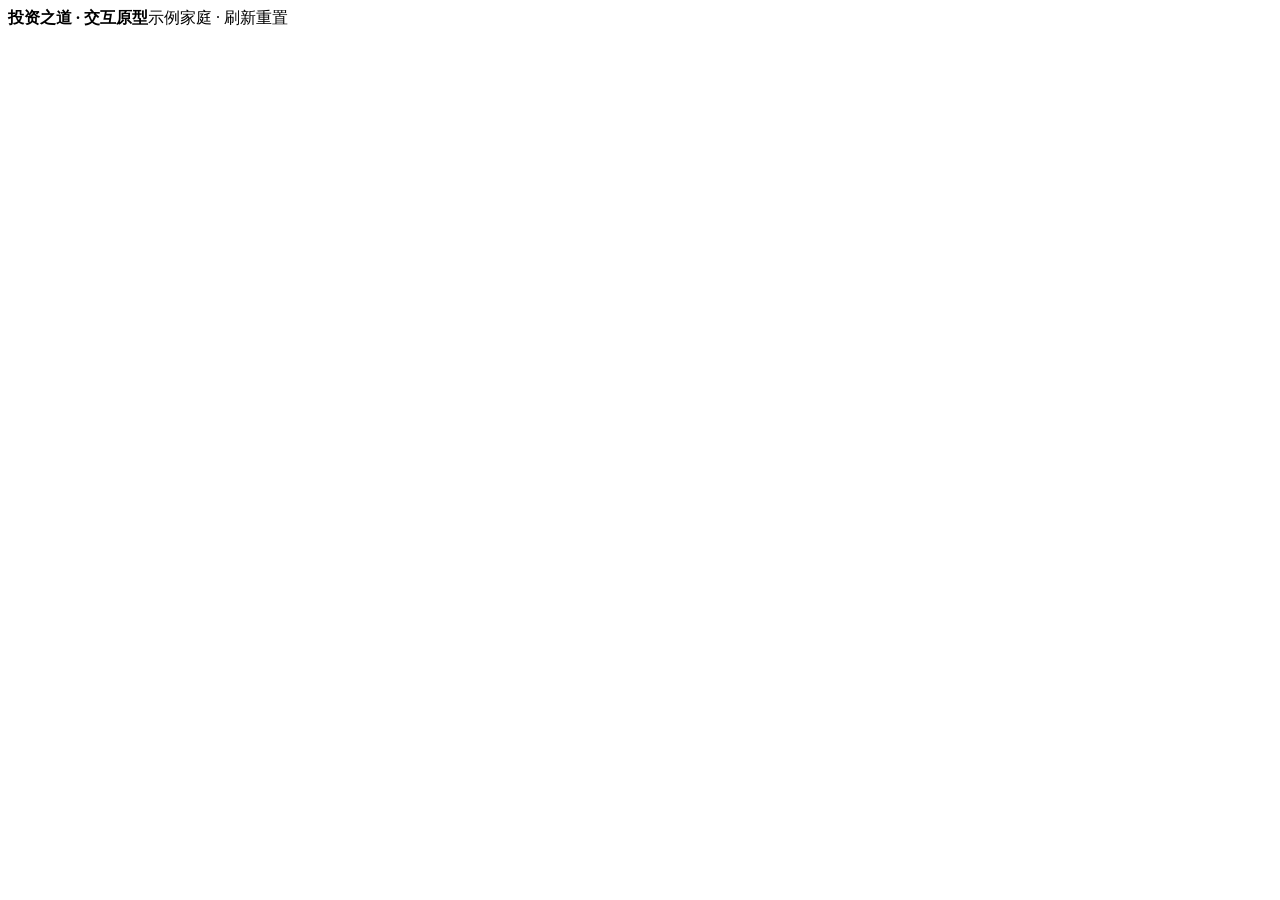
<file: reference/prototype-source/index.html>
<!doctype html>
<html lang="zh-CN">
<head>
  <meta charset="UTF-8">
  <meta name="viewport" content="width=device-width, initial-scale=1">
  <meta name="theme-color" content="#f7f6ee">
  <link rel="icon" href="data:image/svg+xml,%3Csvg xmlns='http://www.w3.org/2000/svg' viewBox='0 0 40 40'%3E%3Ccircle cx='20' cy='20' r='19' fill='%23eed386'/%3E%3Cpath d='M11 28Q8 10 29 10Q31 29 14 28M11 32L25 16' stroke='%23788852' fill='none' stroke-width='2.5'/%3E%3C/svg%3E">
  <title>钱钱小镇 · 投资之道产品原型</title>
  <!-- Three distinct home layouts selected by ?variant=A/B/C; shared family flow with memory-only demo data. -->
  <!-- PROTOTYPE_STYLE -->
</head>
<body>
  <div class="prototype-header"><span class="proto-dot"></span><b>投资之道 · 交互原型</b><span>示例家庭 · 刷新重置</span></div>
  <div id="app"></div>
  <dialog id="modal" aria-labelledby="modal-title"></dialog>
  <div id="toast" class="toast" role="status" aria-live="polite"></div>
  <div id="prototype-controls"></div>
  <aside id="landscape-notice" class="landscape-notice" role="status" hidden>
    <div>
      <svg width="128" height="104" viewBox="0 0 128 104" aria-hidden="true"><rect x="20" y="30" width="88" height="52" rx="11" fill="#fffbed" stroke="#91a675" stroke-width="4"/><rect x="31" y="39" width="66" height="34" rx="5" fill="#e0eacb"/><path d="M43 60L61 45 84 60 65 70Z" fill="#b6c99a"/><path d="M43 19Q67 3 92 19M88 10L94 20 82 23" fill="none" stroke="#bda163" stroke-width="4" stroke-linecap="round" stroke-linejoin="round"/></svg>
      <h2>把屏幕横过来，小镇更开阔</h2>
      <p>请将手机或 iPad 横放，继续探索钱钱小镇。</p>
      <small>你的位置、正在填写的内容和零钱都会保留。</small>
    </div>
  </aside>
  <!-- PROTOTYPE_SCRIPTS -->
</body>
</html>
</file>
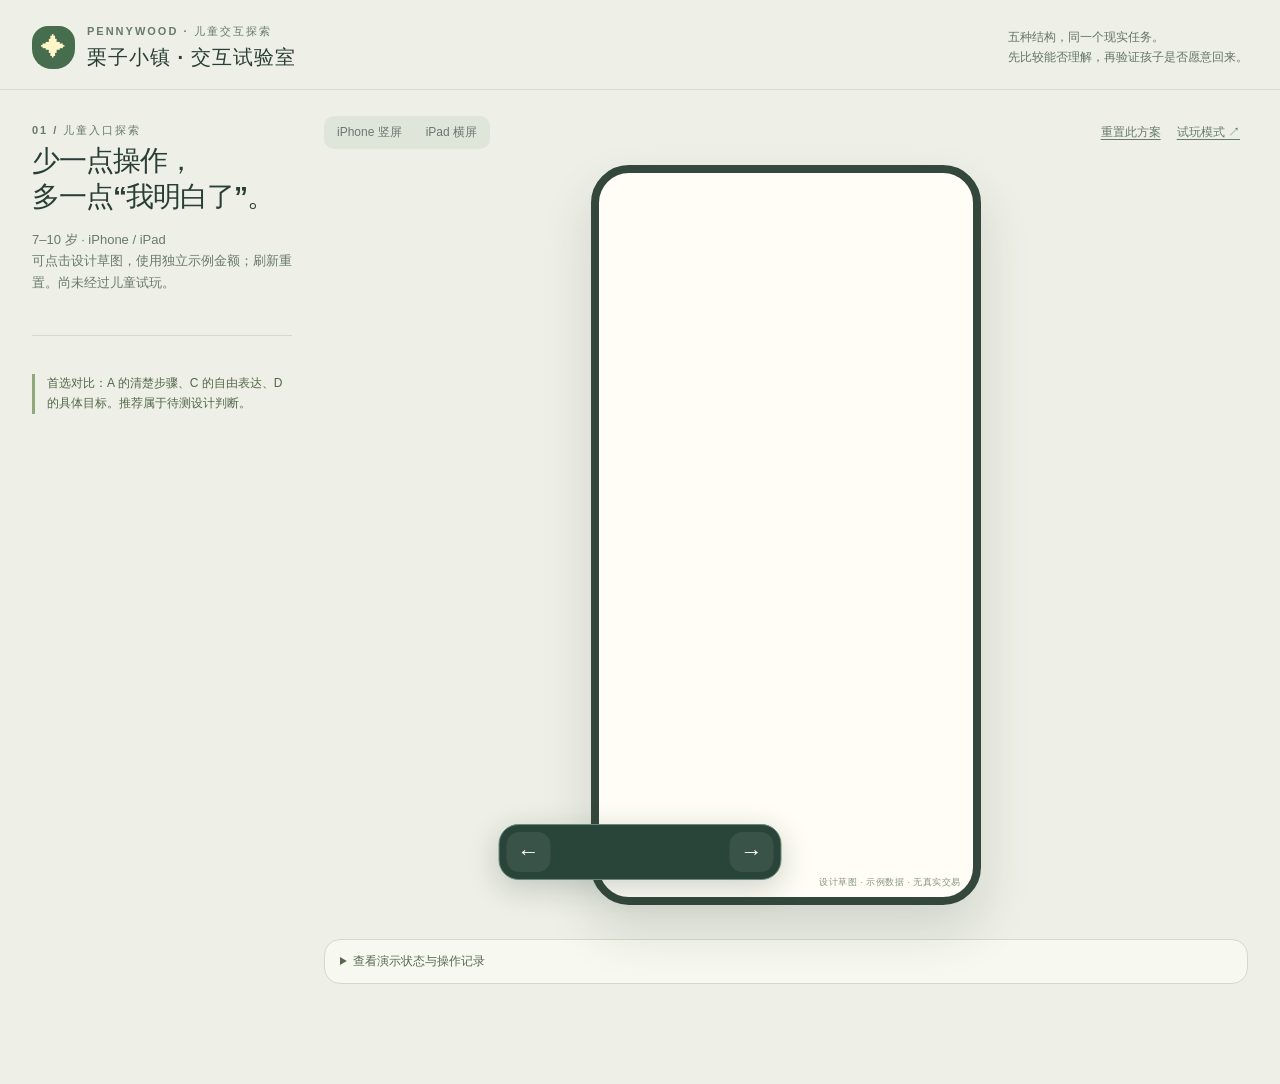
<file: prototype/interaction-lab/index.template.html>
<!doctype html>
<html lang="zh-CN">
<head>
<meta charset="utf-8"><meta name="viewport" content="width=device-width,initial-scale=1,viewport-fit=cover">
<title>栗子小镇 · 五种儿童交互探索</title>
<style>
:root{--ink:#293e36;--muted:#687970;--paper:#fffdf5;--green:#37694f;--line:#dfe4d8;--orange:#efb679;--shadow:0 16px 45px #263c2b12;font-family:-apple-system,BlinkMacSystemFont,"PingFang SC","Microsoft YaHei",sans-serif;color:var(--ink);font-synthesis:none}*{box-sizing:border-box}body{margin:0;background:#eeefe6}button,a,input{font:inherit}button{cursor:pointer;color:inherit}button:focus-visible,a:focus-visible,input:focus-visible{outline:3px solid #166fab;outline-offset:4px}button{border:0}button:disabled{cursor:default;opacity:.5}a{color:var(--green)}h1,h2,h3,p{margin:0}p{line-height:1.65}img{max-width:100%}.lab-header{padding:24px 32px 18px;display:flex;align-items:center;justify-content:space-between;border-bottom:1px solid #d7ddcf;gap:20px}.wordmark{display:flex;align-items:center;gap:12px}.brand-seed{display:grid;place-items:center;width:43px;height:43px;border-radius:16px 16px 20px 20px;background:#476d4f;color:#fff5c9;font-size:25px}.wordmark b{font-size:20px;letter-spacing:1px}.eyebrow{font-size:11px;letter-spacing:2px;font-weight:700;color:var(--muted);margin-bottom:5px}.header-note{font-size:12px;color:#637466}.lab-grid{display:grid;grid-template-columns:260px minmax(0,1fr);gap:32px;max-width:1460px;margin:auto;padding:25px 32px 100px}.research{padding-top:8px}.research h1{font-size:28px;line-height:1.3;letter-spacing:-1px}.intro{font-size:13px;color:var(--muted);margin:13px 0 20px}.variant-list{display:grid;gap:7px}.variant-option{background:transparent;display:flex;text-align:left;gap:13px;padding:12px;border:1px solid transparent;border-radius:15px;width:100%;align-items:center}.variant-option.active{background:var(--paper);border-color:#cfdbc7;box-shadow:0 5px 14px #293e3607}.variant-letter{width:31px;height:34px;display:grid;place-items:center;border-radius:10px;background:#dfe5d7;font-weight:750}.active .variant-letter{background:#39664e;color:white}.variant-option b{font-size:14px}.variant-option small{display:block;color:var(--muted);font-size:11px;margin-top:4px}.rationale{margin-top:22px;border-top:1px solid #d4dccb;padding-top:18px}.rationale h2{font-size:14px;margin:0 0 8px}.rationale p{font-size:12px;color:var(--muted)}.rationale a{font-size:12px;line-height:1.8}.recommendation{font-size:12px;margin-top:20px;border-left:3px solid #90a87c;padding:0 0 0 12px;color:#526848}.workspace{min-width:0}.tools{height:34px;display:flex;justify-content:space-between;gap:10px;align-items:center;margin-bottom:16px;font-size:12px;color:var(--muted)}.segmented{display:flex;gap:4px;padding:3px;background:#e0e5d9;border-radius:10px}.segmented button{padding:5px 10px;border-radius:7px;background:none;font-size:12px}.segmented .on{background:var(--paper);box-shadow:0 2px 5px #344b3412}.text-btn{background:transparent;font-size:12px;padding:8px;text-decoration:underline;text-underline-offset:3px}.stage{min-height:760px;display:flex;justify-content:center;align-items:flex-start}.device{position:relative;isolation:isolate;width:390px;height:740px;border:8px solid #34473c;border-radius:38px;background:var(--paper);box-shadow:0 26px 50px #314b3426;overflow:hidden;flex-shrink:0}.device.tablet{width:100%;max-width:930px;height:660px;border-radius:30px}.screen{height:100%;position:relative;overflow:auto;scrollbar-width:thin}.statusbar{display:flex;justify-content:space-between;font-size:10px;font-weight:700;padding:13px 22px 4px;position:relative;z-index:2}.child-top{display:flex;align-items:center;justify-content:space-between;gap:10px;padding:16px 22px 12px}.child-name{display:flex;gap:8px;align-items:center;font-size:14px;font-weight:700}.avatar{width:31px;height:31px;border-radius:50%;background:#f3d7ad;object-fit:contain}.wallet-pill{background:#fffdf4d9;padding:9px 12px;border:1px solid #dbcda8;border-radius:20px;font-size:13px;font-weight:750}.primary{width:100%;min-height:54px;padding:13px 18px;border-radius:18px;background:var(--green);color:white;font-size:17px;font-weight:700;box-shadow:0 5px 0 #294e3b;transition:transform .15s}.primary:active{transform:translateY(3px);box-shadow:0 2px 0 #294e3b}.secondary{min-height:48px;border-radius:15px;padding:12px 17px;background:#edf0e4;border:1px solid #d4dfc9;font-size:15px;font-weight:600}.micro{font-size:12px;color:var(--muted);line-height:1.7}.tag{display:inline-block;padding:6px 10px;background:#f7e7b8;border-radius:9px;font-size:12px;font-weight:600}.state-note{font-size:13px;line-height:1.6;color:#547052;margin-top:13px}.footer-nav{display:flex;gap:10px;justify-content:center;padding:18px;font-size:12px}.footer-nav button{background:transparent;padding:10px;color:#65775c;min-height:44px}.small-icon{width:22px;height:22px;vertical-align:middle}.inspector{border:1px solid #d2dbca;border-radius:16px;max-width:930px;margin:14px auto 0;background:#f7f8ef;font-size:12px}.inspector summary{cursor:pointer;padding:13px 15px;color:#56694f}.state-data{padding:0 15px 15px;line-height:1.9;display:grid;grid-template-columns:repeat(2,minmax(0,1fr));gap:8px}.state-data strong{font-weight:650}.state-data ol{margin:0;padding-left:18px;grid-column:1/-1;color:#63735b}.switcher{position:fixed;bottom:20px;left:50%;transform:translateX(-50%);z-index:50;display:flex;align-items:center;gap:12px;background:#294438;color:#fffdf2;padding:7px;border:1px solid #6d8978;border-radius:20px;box-shadow:0 8px 30px #21392c38}.switcher button{background:#ffffff14;color:inherit;width:44px;height:40px;border-radius:13px;font-size:22px}.switcher span{min-width:155px;font-size:13px;text-align:center}.prototype-label{position:absolute;right:12px;bottom:8px;z-index:10;font-size:9px;letter-spacing:.5px;color:#53674d;pointer-events:none;opacity:.7}.today{background:#fffaf0;min-height:100%}.today-body{padding:3px 24px 0}.today .hello{font-size:13px;color:#7c8c6c;display:flex;align-items:center;gap:8px}.today h2{font-size:28px;line-height:1.4;margin-top:7px;letter-spacing:-.8px}.today-illustration{height:192px;position:relative;display:flex;align-items:flex-end;justify-content:center;margin:14px 0 16px;border-radius:90px 90px 30px 30px;background:#e9efdc}.today-illustration .book{width:130px;transform:rotate(-7deg);margin-bottom:20px}.today-illustration .squirrel{width:131px;margin-left:-20px;margin-bottom:2px}.sun-dot{position:absolute;right:32px;top:21px;width:30px;height:30px;background:#f1ce74;border-radius:50%}.task-card{background:#fffdf7;padding:19px;border:1px solid #e2decb;border-radius:23px;box-shadow:0 6px 0 #eee9d8}.task-card h3{font-size:19px;margin:11px 0 8px}.task-card p{font-size:14px;color:#65745d;margin-bottom:18px}.today-bottom{display:flex;justify-content:space-between;align-items:center;margin-top:23px;padding:16px 0;border-top:1px dashed #c8d2b7;gap:12px}.today-bottom strong{font-size:22px}.today-bottom .secondary{font-size:12px;min-height:44px;padding:8px}.money{min-height:100%;background:#efedf9}.money .child-top{padding-bottom:0}.money-head{padding:18px 23px 0}.money h2{font-size:30px;letter-spacing:-1px}.money-head p{font-size:13px;color:#827e9a;margin-top:6px}.money-table{position:relative;padding:24px 22px 26px;min-height:330px;margin:18px 14px 0;border-radius:46% 46% 25px 25px;background:#e0dced;box-shadow:inset 0 -6px #cbc6df}.balance-display{text-align:center;margin-top:2px}.balance-display small{font-size:13px;color:#706985}.balance-display strong{font-size:48px;display:block;letter-spacing:-2px;color:#4f496a}.purses{display:flex;justify-content:center;gap:15px;margin-top:18px;align-items:flex-end}.purse{border:2px solid #c99a4c;border-radius:24px 24px 31px 31px;background:#f4d393;width:143px;height:118px;display:flex;flex-direction:column;justify-content:center;align-items:center;box-shadow:0 6px 0 #c8b58b;transform:rotate(-4deg)}.purse.saving{background:#d2ddd0;border-color:#829b88;box-shadow:0 6px 0 #a8b4a5;transform:rotate(5deg);height:138px}.purse b{font-size:24px}.purse span{font-size:13px;margin-top:8px}.coins-row{display:flex;justify-content:center;gap:6px;margin-top:19px}.coin{width:28px;height:28px;border-radius:50%;background:#f4cf6a;border:2px solid #d6a744;box-shadow:0 3px #c8b580;color:#987136;display:grid;place-items:center;font-size:12px}.receipt{position:relative;margin:25px 24px 0;padding:19px 18px 24px;background:#fffdf5;clip-path:polygon(0 0,100% 0,100% 97%,96% 100%,92% 97%,88% 100%,84% 97%,80% 100%,76% 97%,72% 100%,68% 97%,64% 100%,60% 97%,56% 100%,52% 97%,48% 100%,44% 97%,40% 100%,36% 97%,32% 100%,28% 97%,24% 100%,20% 97%,16% 100%,12% 97%,8% 100%,4% 97%,0 100%)}.receipt-top{display:flex;justify-content:space-between;font-size:12px;color:#8a816e;border-bottom:1px dashed #d8d0c0;padding-bottom:12px;margin-bottom:12px}.receipt h3{font-size:18px;margin-bottom:10px}.receipt .primary{background:#71638e;box-shadow:0 5px #574e6d;font-size:15px;min-height:48px}.money-ctas{display:flex;justify-content:center;gap:8px;margin-top:15px}.money-ctas .secondary{font-size:13px;min-height:44px;background:#f8f6ff;border-color:#d3cde1}.room{min-height:100%;background:#f7dfbf}.room .statusbar{color:#80624d}.room-title{padding:5px 22px 14px;display:flex;justify-content:space-between;align-items:end}.room-title h2{font-size:27px;color:#705642}.room-title p{font-size:12px;color:#8c7359}.room-world{position:relative;height:455px;margin:0 12px;border:6px solid #c4a780;border-bottom:12px solid #b59268;border-radius:105px 105px 8px 8px;background:repeating-linear-gradient(90deg,#f0d9ba 0,#f0d9ba 22px,#ecd3af 22px,#ecd3af 24px);overflow:hidden}.room-world:after{content:"";position:absolute;left:0;bottom:0;width:100%;height:85px;background:repeating-linear-gradient(170deg,#caa77d 0,#caa77d 25px,#bb986e 26px,#caa77d 27px);border-top:4px solid #bd996d;z-index:0}.window{position:absolute;left:24px;top:52px;width:93px;height:112px;background:#c8dfe1;border:7px solid #fcf2d8;border-radius:50px 50px 3px 3px;box-shadow:0 3px #d5b88e}.window:before{content:"";position:absolute;left:50%;top:0;height:100%;width:5px;background:#fff7df}.window:after{content:"";position:absolute;left:0;top:60%;height:5px;width:100%;background:#fff7df}.window i{position:absolute;width:26px;height:26px;background:#f8d777;border-radius:50%;left:12px;top:22px}.room-object{position:absolute;background:none;z-index:2;padding:0;display:flex;align-items:center;flex-direction:column;justify-content:end;min-width:56px;min-height:56px}.object-label{display:block;padding:7px 10px;border-radius:10px;background:#fff9e4;box-shadow:0 3px #c2a57f;font-size:12px;white-space:nowrap;color:#70553e}.task-board{top:52px;right:23px;width:149px;height:131px;background:#ac7751;border:7px solid #855c3d;border-radius:10px;transform:rotate(3deg);padding:10px;justify-content:center;gap:8px}.task-board .note{background:#fff1b8;padding:9px 7px;font-size:14px;line-height:1.4;width:100%;box-shadow:0 2px 4px #56422d20}.task-board .object-label{padding:4px 8px;font-size:11px}.room-shelf{position:absolute;top:223px;left:20px;width:118px;height:10px;background:#a87950;border-radius:5px;z-index:2}.jar-object{top:173px;left:36px;width:77px;height:66px;border:3px solid #b6a775;border-radius:11px 11px 20px 20px;background:#f8e4b0;transform:rotate(-3deg)}.jar-object strong{font-size:23px}.jar-object span{position:absolute;top:66px}.wish-poster{right:24px;top:212px;width:98px;height:113px;background:#f8f4dc;border:6px solid #a78d70;transform:rotate(-5deg);justify-content:center}.wish-poster img{width:70px}.wish-poster span{position:absolute;top:101px}.room-mascot{bottom:26px;left:79px;width:150px;z-index:3}.room-mascot img{width:150px}.room-mascot .object-label{position:absolute;top:-23px;left:37px}.lamp{left:24px;bottom:86px;font-size:32px;z-index:3;filter:saturate(.2);background:#eed3a8;border-radius:50%}.lamp.lit{background:#fff4b2;box-shadow:0 0 40px 25px #fff7c370;filter:none}.room-cushion{bottom:22px;right:18px;width:72px;height:42px;z-index:3;background:#879c83;border-radius:45%;border:4px solid #6f886c}.room-cushion[data-color="1"]{background:#b9a1bd;border-color:#9d83a5}.room-cushion[data-color="2"]{background:#dfaa81;border-color:#c58e65}.room-below{padding:18px 24px;display:flex;align-items:center;gap:13px}.room-below .speech{background:#fff7e6;border-radius:20px;padding:13px 16px;font-size:14px;line-height:1.6;flex:1;box-shadow:0 4px #e2c9a5}.room-below img{width:50px;flex-shrink:0}.wish{min-height:100%;background:#e6f1f5}.wish .child-top{padding-bottom:3px}.wish-hero{text-align:center;padding:10px 24px 0}.wish-hero .eyebrow{font-size:12px;color:#67909e;letter-spacing:1px}.wish h2{font-size:27px;line-height:1.4}.wish-art{position:relative;width:276px;height:251px;margin:17px auto 0;border-radius:140px 140px 34px 34px;background:#bdd4e1;overflow:hidden;border:5px solid #f7fcff}.wish-art .sky{position:absolute;inset:0;background:linear-gradient(#415b7c,#93b6c8)}.wish-art .star{position:absolute;color:#f7e6a4;z-index:1;font-size:16px}.wish-art img{position:absolute;width:200px;height:180px;object-fit:contain;left:33px;top:43px;z-index:2}.puzzle-shade{position:absolute;inset:0;z-index:3;display:grid;grid-template-columns:repeat(5,1fr);grid-template-rows:repeat(2,1fr)}.puzzle-piece{border:1px solid #fff9;background:#dfe9eeed;display:grid;place-items:center;font-size:20px;color:#b4c8d0}.puzzle-piece.done{background:transparent;border-color:#ffffff38}.wish-progress{padding:15px 29px 0}.wish-progress .numbers{display:flex;justify-content:space-between;align-items:baseline}.wish-progress .numbers b{font-size:26px}.wish-progress .numbers span{font-size:13px;color:#607d8a}.progress-track{height:10px;background:#c9dce3;border-radius:8px;margin-top:11px;overflow:hidden}.progress-track i{display:block;height:100%;background:#6f9bac;border-radius:8px;transition:width .4s}.wish-actions{margin:22px 24px 0;padding:19px;background:#f9fcfa;border-radius:24px;border:1px solid #d1e1e1}.wish-actions h3{font-size:17px;margin-bottom:8px}.wish-actions p{font-size:13px;color:#69818b;margin-bottom:17px}.wish .primary{background:#45778b;box-shadow:0 5px #315a6b}.wish .footer-nav button{color:#5c7b88}.comic{min-height:100%;background:#f8f1dc;color:#304543}.comic .child-top{border-bottom:2px solid #374e48;padding-top:7px;padding-bottom:14px;margin:0 17px}.comic-heading{padding:19px 23px 13px;display:flex;justify-content:space-between;align-items:end}.comic-heading h2{font-size:25px;letter-spacing:-1px}.comic-heading small{font-size:11px;display:block;font-weight:650;letter-spacing:2px;margin-bottom:5px;color:#8c8066}.chapter-number{font-size:36px;color:#b3b19b;font-weight:800;font-family:Georgia,serif}.comic-panels{padding:0 20px;display:grid;gap:12px}.comic-scene{height:260px;border:2px solid #374e48;background:#caddcf;position:relative;overflow:hidden;box-shadow:4px 4px #374e4820}.comic-scene:before{content:"";position:absolute;bottom:0;left:0;width:100%;height:65px;background:#c0a882;border-top:2px solid #374e48}.comic-scene img.hero{width:140px;position:absolute;bottom:17px;left:7px;z-index:2}.comic-scene img.books{width:123px;position:absolute;right:15px;bottom:26px;z-index:1;transform:rotate(-9deg)}.comic-bubble{position:absolute;top:17px;left:17px;right:17px;background:#fffefa;border:2px solid #374e48;padding:16px;border-radius:50% 50% 45% 45%;text-align:center;font-size:17px;font-weight:600;line-height:1.6;z-index:3}.comic-bubble:after{content:"";position:absolute;bottom:-12px;left:52px;width:19px;height:22px;background:#fffefa;border-bottom:2px solid #374e48;border-right:2px solid #374e48;transform:skewY(30deg)}.comic-stamp{position:absolute;right:14px;bottom:17px;z-index:4;border:3px solid #d47159;color:#c5644c;transform:rotate(-10deg);font-size:18px;padding:8px;background:#fff9dcdd}.comic-caption{background:#fffaf0;border:2px solid #374e48;padding:17px;font-size:14px;line-height:1.6;box-shadow:4px 4px #374e4820}.comic-action{padding:21px 23px 0}.comic .primary{border:2px solid #374e48;border-radius:8px;box-shadow:4px 4px #374e48;background:#f0c969;color:#304543}.page-dots{display:flex;justify-content:center;gap:8px;margin:20px}.page-dots span{width:7px;height:7px;border-radius:3px;background:#d2cfb7}.page-dots span.on{background:#527565;width:22px}.overlay{position:absolute;inset:0;background:#1e342c66;z-index:20;display:flex;align-items:flex-end;backdrop-filter:blur(3px)}.sheet{width:100%;background:#fffdf5;max-height:94%;overflow:auto;border-radius:28px 28px 0 0;padding:23px 24px 28px;box-shadow:0 -8px 40px #15382522}.sheet-header{display:flex;justify-content:space-between;align-items:center;margin-bottom:18px;gap:12px}.sheet-header h2{font-size:21px;line-height:1.4}.close{background:#e9eddf;min-width:44px;height:44px;border-radius:50%;font-size:21px}.sheet p{font-size:14px;color:#66745f}.sheet .primary{margin-top:20px}.sheet .tag{margin:0 0 12px}.requirement{padding:15px;border-radius:17px;background:#f0f2e6;margin-top:15px;font-size:15px;line-height:1.75}.requirement b{display:block;margin-bottom:4px}.sheet .notice{padding:12px;border-left:3px solid #a8bc8a;background:#f4f5e9;font-size:12px;margin-top:15px;color:#5c6e50;line-height:1.7}.check-row{display:flex;align-items:flex-start;gap:11px;line-height:1.6;font-size:14px;margin-top:20px;padding:15px;background:#f2ecd8;border-radius:14px}.check-row input{width:22px;height:22px;accent-color:var(--green);flex-shrink:0;margin:0}.ledger-line{display:flex;justify-content:space-between;padding:14px 0;border-bottom:1px solid #dfe5d7;font-size:14px}.deposit-options{display:flex;gap:9px;margin:18px 0}.deposit-options button{flex:1;min-height:54px;border-radius:14px;background:#eee9d8;border:2px solid transparent}.deposit-options .selected{border-color:var(--green);background:#e1ebd9}.toast{position:absolute;top:52px;left:18px;right:18px;z-index:40;background:#294b3f;color:#fff;padding:14px 16px;border-radius:17px;font-size:14px;text-align:center;box-shadow:0 6px 20px #25433333;animation:pop .2s ease-out}.success-mark{font-size:36px;background:#e0edce;border-radius:50%;display:grid;place-items:center;width:76px;height:76px;margin:8px auto 20px;color:#557449}.success-center{text-align:center}.success-center h3{font-size:24px;margin-bottom:10px}.modal-amount{font-size:39px!important;font-weight:750;color:#37694f!important;margin:14px 0}.journal-entry{padding:12px 0;border-bottom:1px solid #ddd;font-size:13px}.tablet .statusbar{padding-left:28px;padding-right:28px}.tablet .today-body{display:grid;grid-template-columns:1fr 1fr;gap:14px 30px;align-items:center;padding:15px 40px}.tablet .today-lead{grid-column:1}.tablet .today-illustration{grid-column:1;height:230px;margin:0}.tablet .task-card{grid-column:2;grid-row:1/3}.tablet .today-bottom{grid-column:1/-1;margin-top:10px}.tablet .today h2{font-size:32px}.tablet .money-layout{display:grid;grid-template-columns:1.1fr 1fr;align-items:center;padding:0 24px;gap:8px}.tablet .money-table{margin-top:15px;min-height:330px}.tablet .receipt{margin:0 4px}.tablet .money-head{padding-left:43px}.tablet .money-ctas{grid-column:1/-1}.tablet .room-layout{display:grid;grid-template-columns:1.5fr 1fr;gap:0 24px;align-items:center;padding:0 26px}.tablet .room-world{width:100%;max-width:500px;height:434px;margin:0 auto}.tablet .room-below{padding:0}.tablet .room-below .speech{font-size:16px}.tablet .room-title{padding-left:35px}.tablet .room .room-footer{grid-column:2}.tablet .wish-layout{display:grid;grid-template-columns:1.05fr 1fr;align-items:center;gap:0 28px;padding:0 34px}.tablet .wish-hero{grid-column:1;grid-row:1/3;padding:20px 0}.tablet .wish-actions{margin:15px 0 0}.tablet .wish-progress{padding:15px 0}.tablet .wish-art{height:260px}.tablet .comic-layout{display:grid;grid-template-columns:1.2fr 1fr;gap:22px;padding:0 28px;align-items:center}.tablet .comic-panels{padding:0}.tablet .comic-scene{height:300px}.tablet .comic-caption{padding:20px;font-size:17px}.tablet .comic-action{padding:0}.tablet .comic-heading{padding-left:30px}.tablet .comic-side{display:flex;flex-direction:column;gap:28px}.tablet .overlay{align-items:center;justify-content:center}.tablet .sheet{max-width:500px;max-height:90%;border-radius:25px}.tablet .footer-nav{padding-top:14px}.present .lab-header,.present .research,.present .tools,.present .inspector{display:none}.present .lab-grid{display:block;padding:0 0 80px;max-width:none}.present .stage{min-height:0;padding:0}.present .device{border:0;border-radius:0;width:min(100%,460px);height:calc(100dvh - 78px);min-height:600px;box-shadow:none}.present .device.tablet{width:100%;max-width:none}.present .switcher{bottom:9px}.present .prototype-label{display:none}.overview .device{pointer-events:none}.overview .lab-grid{display:block}.overview .stage{display:grid;grid-template-columns:repeat(5,1fr);gap:18px;align-items:start;min-height:0}.overview .research,.overview .tools,.overview .switcher,.overview .inspector{display:none}.mini-device{width:390px;height:740px;transform:scale(.62);transform-origin:top left}.mini-wrap{width:242px;height:505px}.mini-wrap h2{font-size:17px;margin-bottom:12px}.overview .lab-grid{max-width:1400px;padding-bottom:25px}.overview .stage{grid-template-columns:repeat(5,242px);justify-content:center;gap:22px}.overview .lab-header{border:0;max-width:1400px;margin:auto}.overview .header-note{max-width:430px}@keyframes pop{from{transform:translateY(-8px);opacity:0}to{transform:none;opacity:1}}@media(prefers-reduced-motion:reduce){*{transition:none!important;animation:none!important}}@media(max-width:1100px){.lab-grid{grid-template-columns:220px minmax(0,1fr);gap:20px;padding-left:20px;padding-right:20px}.lab-header{padding-left:20px}.device.tablet{height:710px}.tablet .room-layout{padding:0 15px;gap:10px}.tablet .room-below{display:none}.tablet .room-layout{display:block}.tablet .room-world{max-width:440px}.tablet .today-body{padding:12px 23px;gap:20px}.tablet .today-illustration .book{width:95px}.tablet .today-illustration .squirrel{width:110px}.tablet .money-layout{padding:0 10px}.tablet .purses{gap:9px}.tablet .purse{width:100px}.tablet .money-table{padding:24px 9px}.tablet .wish-layout{gap:15px;padding:0 18px}.tablet .wish-art{width:245px}.tablet .wish-art img{left:16px}}@media(max-width:740px){.lab-header{padding:17px 16px}.header-note{display:none}.wordmark b{font-size:17px}.lab-grid{display:block;padding:15px 12px 100px}.research h1{font-size:22px}.intro{font-size:12px;margin:8px 0 12px}.variant-list{display:flex;gap:5px;overflow:auto;padding:2px 0 8px}.variant-option{width:auto;white-space:nowrap;padding:9px 11px;gap:7px;border-color:#d4dccb;flex-shrink:0}.variant-option small,.variant-letter{display:none}.rationale,.recommendation{display:none}.tools{margin-top:12px}.device{max-width:100%;height:740px;border-width:5px;border-radius:31px}.device.tablet{height:800px;min-width:0}.stage{min-height:0}.tablet .today-body,.tablet .money-layout,.tablet .wish-layout,.tablet .comic-layout{display:block}.tablet .task-card{margin-top:20px}.tablet .today-illustration{height:170px}.tablet .today-bottom{margin-top:20px}.tablet .receipt{margin-top:20px}.tablet .money-head{padding-left:23px}.tablet .money-table{min-height:280px}.tablet .wish-art{width:276px}.tablet .wish-art img{left:33px}.tablet .wish-actions{margin-top:20px}.tablet .comic-caption{margin-top:15px}.tablet .comic-action{margin-top:20px}.state-data{grid-template-columns:1fr}.switcher{bottom:12px;gap:7px}.switcher span{font-size:12px;min-width:148px}.switcher button{width:40px}.present .device{min-height:0}.present .child-top{padding-top:9px}.present .statusbar{padding-top:8px}}@media(max-width:370px){.today-body{padding-left:18px;padding-right:18px}.today h2{font-size:25px}.today-illustration{height:160px}.wish-art{width:245px;height:225px}.wish-art img{left:16px}.room-world{margin:0 8px}.task-board{right:14px;width:130px}.window{left:16px;width:85px}.wish-hero{padding-left:13px;padding-right:13px}.money h2{font-size:27px}.comic-heading h2{font-size:23px}}
</style>
</head>
<body>
<header class="lab-header"><div class="wordmark"><span class="brand-seed">✦</span><div><div class="eyebrow">PENNYWOOD · 儿童交互探索</div><b>栗子小镇 · 交互试验室</b></div></div><p class="header-note">五种结构，同一个现实任务。<br>先比较能否理解，再验证孩子是否愿意回来。</p></header>
<main class="lab-grid"><aside class="research"><div class="eyebrow">01 / 儿童入口探索</div><h1>少一点操作，<br>多一点“我明白了”。</h1><p class="intro">7–10 岁 · iPhone / iPad<br>可点击设计草图，使用独立示例金额；刷新重置。尚未经过儿童试玩。</p><nav class="variant-list" id="variant-list" aria-label="选择交互方案"></nav><div class="rationale" id="rationale"></div><p class="recommendation">首选对比：A 的清楚步骤、C 的自由表达、D 的具体目标。推荐属于待测设计判断。</p></aside><section class="workspace"><div class="tools"><div class="segmented"><button data-device="phone" id="phone-toggle">iPhone 竖屏</button><button data-device="tablet" id="tablet-toggle">iPad 横屏</button></div><div><button class="text-btn" id="reset">重置此方案</button><button class="text-btn" id="present">试玩模式 ↗</button></div></div><div class="stage" id="stage"><div class="device" id="device"><div class="screen" id="screen"></div><span class="prototype-label">设计草图 · 示例数据 · 无真实交易</span><div id="modal-root"></div><div id="toast-root" aria-live="polite"></div></div></div><details class="inspector"><summary id="state-summary">查看演示状态与操作记录</summary><div class="state-data" id="state-data"></div></details></section></main>
<nav class="switcher" aria-label="原型方案切换"><button id="prev" aria-label="上一个方案">←</button><span id="variant-label"></span><button id="next" aria-label="下一个方案">→</button></nav>
<script>
// Research question: which of five distinct child entries is easiest to understand and worth returning to?
// Memory-only state, isolated from production Flutter, Drift, and authorization; demo funds never enter real families.
const ASSETS=__ASSETS__;
const variants=[
{key:'today',letter:'A',name:'今天一件事',type:'纯 APP · 单行动卡',idea:'一次只突出一个下一步，任务要求、报酬和等待原因都在当前页。',learn:'Rooster Money 的任务提交与审批',url:'https://roostermoney.com/feature/chore-app-rooster-money/',risk:'待测：少选择会不会显得单调？9–10 岁是否希望自己挑任务？'},
{key:'money',letter:'B',name:'零钱桌',type:'纯 APP · 金额直观操作',idea:'先看到零钱和存入的本金，再做一个具体金额动作。以点按为主，不要求精确拖动。',learn:'Rooster Money / Greenlight',url:'https://greenlight.com/chores-and-allowance-app-for-kids',risk:'待测：孩子是否理解“零钱减少、持有增加，总资产没变”？物件隐喻会不会掩盖数字？'},
{key:'room',letter:'C',name:'我的小窝',type:'轻游戏 · 点物件直达',idea:'委托夹、零钱罐、愿望画都能直接点开。保留玩具屋与布置感，省去角色走路。',learn:'Toca Boca World / Pok Pok',url:'https://www.tocaboca.com/toca-boca-world',risk:'待测：孩子能否辨认入口？Pok Pok 偏低龄，不能据此认定 7–10 岁也喜欢。'},
{key:'wish',letter:'D',name:'愿望拼图',type:'纯 APP · 目标驱动',idea:'把“我想要什么”和“还差多少”放在最前。只有实际兑现后的资产增加才改变拼图。',learn:'Rooster Money 的目标与零钱罐',url:'https://roostermoney.com/feature/pocket-money-allowance-tracker/',risk:'待测：拼图是否让孩子只关注买东西？能否理解图片变亮与真实资产之间的关系？'},
{key:'comic',letter:'E',name:'漫画任务册',type:'互动读物 · 一页一选择',idea:'把任务流程变成有限分镜，一句对白、一个选择，现实行动后再继续这一章。',learn:'Duolingo ABC 的短步骤与互动故事',url:'https://apps.apple.com/us/app/learn-to-read-duolingo-abc/id1440502568',risk:'待测：阅读是否增加负担？Duolingo ABC 偏低龄，故事语气需要分年龄检验。'}
];
const params=new URLSearchParams(location.search);let active=variants.findIndex(v=>v.key===params.get('variant'));if(active<0)active=0;let deviceMode=params.get('device')==='tablet'?'tablet':'phone';let modal=null,depositChoice=1000,toastTimer;
const phases={available:'未接任务',accepted:'现实行动中',submitted:'待家长检查',checked:'待实际兑现',paid:'已兑现'};
const initial=()=>({phase:'available',cash:3200,holding:0,light:false,cushion:0,events:['示例起点：零钱 32.00 元，持有 0.00 元。']});const states=variants.map(initial);const state=()=>states[active];
const money=c=>(c/100).toFixed(2);const yuan=c=>Number.isInteger(c/100)?String(c/100):money(c);const img=(n,cls='',alt='')=>`<img src="${ASSETS[n]}" class="${cls}" alt="${alt}">`;
const actLabel=s=>({available:'我来试试',accepted:'我做好了',submitted:'交给家长',checked:'请家长兑现',paid:'看看这次的收获'})[s.phase];
const headline=s=>({available:'今天试一件<br>小小的事。',accepted:'去把书架<br>变整齐吧。',submitted:'做好了，<br>让家长看看。',checked:'检查通过！<br>等家长兑现。',paid:'你的劳动，<br>有了新收获。'})[s.phase];
const hint=s=>({available:'现实中整理好书架，家长检查并兑现后获得 8 元。',accepted:'把书分类、摆整齐。做完再回来，没有倒计时。',submitted:'现在是 32 元。提交不会加钱，家长还要检查和兑现。',checked:'检查完成，实际兑现后才记入零钱。',paid:'8 元已兑现，零钱记到你的名下啦。'})[s.phase];
const childHeader=s=>`<div class="statusbar"><span>9:41</span><span>示例家庭 · 原型</span><span>● ▰</span></div><div class="child-top"><span class="child-name">${img('mascot','avatar')}小栗</span><button class="wallet-pill" data-act="wallet" aria-label="查看我的零钱">${yuan(s.cash)} 元零钱</button></div>`;
const footer=()=>`<div class="footer-nav"><button data-act="wallet">我的钱</button><button data-act="goal">我的愿望</button><button data-act="parent">家长空间</button></div>`;
function today(s){return `<div class="today">${childHeader(s)}<div class="today-body"><div class="today-lead"><div class="hello">☀ 你好，小栗</div><h2>${headline(s)}</h2></div><div class="today-illustration"><span class="sun-dot"></span>${img('book','book')}${img('mascot','squirrel')}</div><article class="task-card"><span class="tag">${s.phase==='paid'?'✓ 已兑现 8 元':'家长兑现后 +8 元'}</span><h3>给书架来次大整理</h3><p>${hint(s)}</p><button class="primary" data-act="task">${actLabel(s)}</button></article><div class="today-bottom"><div><span class="micro">我已经攒了</span><br><strong>${yuan(s.cash+s.holding)} 元</strong></div><button class="secondary" data-act="goal">离望远镜还差 ${yuan(8000-s.cash-s.holding)} 元 ↗</button></div></div>${footer()}</div>`}
function moneyView(s){return `<div class="money">${childHeader(s)}<div class="money-head"><h2>我的零钱桌</h2><p>每一笔，都是我做过的事。</p></div><div class="money-layout"><div class="money-table"><div class="balance-display"><small>我一共拥有</small><strong>${yuan(s.cash+s.holding)}<span style="font-size:18px;letter-spacing:0"> 元</span></strong></div><div class="purses"><button class="purse" data-act="wallet"><b>${yuan(s.cash)} 元</b><span>可用零钱</span></button><button class="purse saving" data-act="deposit"><b>${yuan(s.holding)} 元</b><span>存入的本金 ↗</span></button></div><div class="coins-row">${Array.from({length:5},()=>'<span class="coin">栗</span>').join('')}</div></div><div class="receipt"><div class="receipt-top"><span>家庭委托 · 001</span><span>${phases[s.phase]}</span></div><h3>给书架来次大整理</h3><p class="micro" style="margin-bottom:14px">${s.phase==='paid'?'已兑现 +8 元':'+8 元 · 家长兑现后入账'}</p><button class="primary" data-act="task">${actLabel(s)} →</button></div><div class="money-ctas"><button class="secondary" data-act="deposit">拿 10 元存起来</button><button class="secondary" data-act="wallet">翻看零钱记录</button></div></div>${footer()}</div>`}
function room(s){return `<div class="room">${childHeader(s)}<div class="room-title"><div><h2>我的小窝</h2><p>点点物件，看看今天的事。</p></div><span class="tag">${phases[s.phase]}</span></div><div class="room-layout"><div class="room-world"><div class="window"><i></i></div><button class="room-object task-board" data-act="task" aria-label="打开委托夹"><span class="note">书架大整理<br><b>${s.phase==='paid'?'已兑现 ✓':'+8 元'}</b></span><span class="object-label">委托夹 · 点我</span></button><div class="room-shelf"></div><button class="room-object jar-object" data-act="wallet"><strong>${yuan(s.cash)}</strong><span class="object-label">零钱罐</span></button><button class="room-object wish-poster" data-act="goal">${img('telescope')}<span class="object-label">愿望画</span></button><button class="room-object lamp ${s.light?'lit':''}" data-act="lamp" aria-label="${s.light?'关灯':'开灯'}">☀</button><button class="room-object room-mascot" data-act="squirrel" aria-label="和小栗打招呼">${img('mascot')}<span class="object-label">你好呀！</span></button><button class="room-object room-cushion" data-color="${s.cushion}" data-act="cushion" aria-label="更换坐垫颜色"></button></div><div class="room-below">${img('mascot')}<div class="speech">${s.phase==='available'?'有一张新委托，夹在墙上啦。':hint(s)}<br><small class="micro">换颜色、开灯不会增加零钱。</small></div></div></div>${footer()}</div>`}
function wish(s){const assets=s.cash+s.holding,pct=assets/8000*100,pieces=Math.floor(assets/800);return `<div class="wish">${childHeader(s)}<div class="wish-layout"><div class="wish-hero"><div class="eyebrow">我正在靠近的愿望</div><h2>我的第一台望远镜</h2><div class="wish-art"><div class="sky"></div><span class="star" style="left:25px;top:32px">✦</span><span class="star" style="right:25px;top:50px">✧</span>${img('telescope')}<div class="puzzle-shade">${Array.from({length:10},(_,i)=>`<div class="puzzle-piece ${i<pieces?'done':''}">${i<pieces?'':'✧'}</div>`).join('')}</div></div></div><div class="wish-progress"><div class="numbers"><b>${yuan(assets)} <small style="font-size:14px;font-weight:400">/ 80 元</small></b><span>已攒 ${pct.toFixed(0)}%</span></div><div class="progress-track"><i style="width:${pct}%"></i></div><p class="micro" style="margin-top:9px">还差 ${yuan(8000-assets)} 元。小小一步，也在靠近。</p></div><div class="wish-actions"><h3>${s.phase==='paid'?'这次靠近了 8 元':'有件小事，可以试一试'}</h3><p>${s.phase==='paid'?'图片亮了一块：这来自家长实际兑现的报酬。':'整理书架，家长兑现后 +8 元。先把现实中的事做好。'}</p><button class="primary" data-act="task">${s.phase==='available'?'看看这件事':actLabel(s)}</button></div></div>${footer()}</div>`}
function comic(s){const num={available:1,accepted:2,submitted:3,checked:3,paid:4}[s.phase],dialog={available:'书架有点乱，<br>你愿意帮个忙吗？',accepted:'把同类书放一起。<br>现实中做好，再回来！',submitted:'我整理好啦！<br>请家长来看看。',checked:'检查通过啦。<br>还要等报酬实际兑现哦。',paid:'这是你劳动换来的！<br>8 元已经记好啦。'}[s.phase];return `<div class="comic">${childHeader(s)}<div class="comic-heading"><div><small>栗子行动册 · 第一话</small><h2>书架大作战</h2></div><span class="chapter-number">0${num}</span></div><div class="comic-layout"><div class="comic-panels"><div class="comic-scene"><div class="comic-bubble">${dialog}</div>${img('mascot','hero')}${img('book','books')}${s.phase==='paid'?'<div class="comic-stamp">劳动完成 ✓</div>':''}</div></div><div class="comic-side"><div class="comic-caption">${hint(s)}<br><span class="micro">约定报酬：8 元 · 没有通关金币</span></div><div class="comic-action"><button class="primary" data-act="task">${s.phase==='available'?'我愿意，看看怎么做':actLabel(s)} →</button><div class="page-dots">${[1,2,3,4].map(i=>`<span class="${i===num?'on':''}"></span>`).join('')}</div></div></div></div>${footer()}</div>`}
const views=[today,moneyView,room,wish,comic];
function render(){const v=variants[active],s=state();document.getElementById('variant-list').innerHTML=variants.map((v,i)=>`<button class="variant-option ${i===active?'active':''}" data-variant="${i}" ${i===active?'aria-current="page"':''}><span class="variant-letter">${v.letter}</span><span><b>${v.name}</b><small>${v.type}</small></span></button>`).join('');document.getElementById('rationale').innerHTML=`<h2>这款在验证什么</h2><p>${v.idea}</p><h2 style="margin-top:16px">借鉴的机制</h2><a href="${v.url}" target="_blank" rel="noopener">${v.learn} ↗</a><p style="margin-top:9px">${v.risk}</p>`;document.getElementById('screen').innerHTML=views[active](s);document.getElementById('device').className='device'+(deviceMode==='tablet'?' tablet':'');document.getElementById('phone-toggle').className=deviceMode==='phone'?'on':'';document.getElementById('tablet-toggle').className=deviceMode==='tablet'?'on':'';document.getElementById('variant-label').textContent=`${v.letter} / ${v.name} · ${active+1}/5`;document.getElementById('state-summary').textContent=`演示状态：${phases[s.phase]} · 零钱 ${money(s.cash)} 元 · 持有 ${money(s.holding)} 元`;document.getElementById('state-data').innerHTML=`<span><strong>身份：</strong>独立示例孩子“小栗”</span><span><strong>任务：</strong>${phases[s.phase]}</span><span><strong>可用零钱：</strong>${money(s.cash)} 元</span><span><strong>持有本金：</strong>${money(s.holding)} 元</span><span><strong>当前资产：</strong>${money(s.cash+s.holding)} 元</span><span><strong>愿望：</strong>80.00 元 · ${(100*(s.cash+s.holding)/8000).toFixed(0)}%</span><span><strong>债务 / 冻结：</strong>0.00 / 0.00 元</span><span><strong>场景：</strong>${s.light?'灯亮':'灯灭'} · 坐垫 ${s.cushion+1}</span><ol>${s.events.map(e=>`<li>${e}</li>`).join('')}</ol>`;renderModal();}
function navigate(i){active=(i+variants.length)%variants.length;modal=null;document.getElementById('toast-root').innerHTML='';const url=new URL(location.href);url.searchParams.set('variant',variants[active].key);history.replaceState(null,'',url);render();}
function record(text){state().events.push(text)}
function toast(text){clearTimeout(toastTimer);document.getElementById('toast-root').innerHTML=`<div class="toast" role="status">${text}</div>`;toastTimer=setTimeout(()=>document.getElementById('toast-root').innerHTML='',3400)}
function openModal(name){modal=name;renderModal();requestAnimationFrame(()=>document.querySelector('#modal-root .close')?.focus())}
function task(){const s=state();openModal(s.phase==='submitted'||s.phase==='checked'?'parent':s.phase==='paid'?'success':'task')}
function renderModal(){const root=document.getElementById('modal-root');if(!modal){root.innerHTML='';return}const s=state();let title='',body='';
if(modal==='task'){title='给书架来次大整理';body=`<span class="tag">家长兑现后获得 8 元</span><p>${s.phase==='available'?'接下后，去现实中动手。做完再回来提交。':'不着急。整理好以后，再点“交给家长检查”。'}</p><div class="requirement"><b>怎么才算做好？</b>① 把同类的书放在一起<br>② 摆整齐，书脊朝外<br>③ 请家长检查一次</div><p class="notice">提交或检查通过，都不会立刻增加零钱。家长确认报酬已实际兑现后，才会记入。</p><button class="primary" data-act="${s.phase==='available'?'accept':'submit'}">${s.phase==='available'?'接下这件事':'整理好了，交给家长检查'}</button>`}
if(modal==='parent'){title='家长演示空间';body=`<span class="tag">原型演示 · 此处不验证口令</span><p>正在管理：小栗 · 书架大整理 · 报酬 8 元</p><div class="requirement"><b>${phases[s.phase]}</b>${s.phase==='submitted'?'请先在现实中检查：书是否分类、摆整齐？检查通过后，仍需确认实际兑现。':s.phase==='checked'?'检查已通过。只有实际兑现确认，才会增加孩子零钱。':s.phase==='paid'?'这项委托已经兑现，不会重复入账。':'孩子还没有提交。请先回到孩子界面完成任务。'}</div>${s.phase==='submitted'?'<button class="primary" data-act="check">检查通过 · 暂不入账</button>':s.phase==='checked'?'<label class="check-row"><input type="checkbox" id="fulfilled"><span>我已按家庭约定实际兑现 8 元报酬，确认可以记入孩子零钱。</span></label><button class="primary" data-act="pay" id="pay-button" disabled>确认兑现 · 记入 8 元</button>':''}<p class="notice">正式 APP 必须通过家长凭证和业务入口校验。本页只演示两步操作，不代表真实付款或存档。</p>`}
if(modal==='success'){title='这次劳动的收获';body=`<div class="success-center"><div class="success-mark">✓</div><h3>是你自己做到的。</h3><p>家长已经实际兑现这次劳动报酬。</p><p class="modal-amount">+8.00 元</p><p>现在拥有 ${money(s.cash+s.holding)} 元。<br>离 80 元的望远镜又近了一点。</p></div><button class="primary" data-act="close">回去看看</button>`}
if(modal==='wallet'){title='我的钱，记得清楚';body=`<div class="ledger-line"><span>可用零钱</span><b>${money(s.cash)} 元</b></div><div class="ledger-line"><span>存入的本金</span><b>${money(s.holding)} 元</b></div><div class="ledger-line"><span>当前资产</span><b>${money(s.cash+s.holding)} 元</b></div><p class="micro" style="margin-top:18px">示例记录（刷新后重置）</p>${s.events.map(e=>`<div class="journal-entry">${e}</div>`).join('')}<button class="primary" data-act="close">我知道了</button>`}
if(modal==='goal'){title='我的第一台望远镜';body=`<div class="success-center">${img('telescope','', '望远镜插画')}<p class="modal-amount">${money(s.cash+s.holding)} / 80 元</p><p>还差 ${money(8000-s.cash-s.holding)} 元。<br>愿望是一张进度图，没有多出一份钱。</p></div><p class="notice">以后可继续接入愿望编辑、领取、家庭教学储蓄和成长对比。预计收益与预支都不能冒充已攒到的钱。</p><button class="primary" data-act="close">慢慢来，也会靠近</button>`}
if(modal==='deposit'){title='拿一点零钱存起来';body=`<p>演示一张新的家庭教学约定。家长需在正式 APP 提前配置规则与预算。</p><div class="deposit-options">${[1000,2000].map(c=>`<button data-deposit="${c}" class="${depositChoice===c?'selected':''}" ${c>s.cash?'disabled':''}>${yuan(c)} 元</button>`).join('')}</div><div class="requirement"><b>先看清这次约定</b>存入 ${yuan(depositChoice)} 元 · 90 天<br>示例年化 3% · 预计利息 ${money(Math.round(depositChoice*300*90/3650000))} 元<br>到期回到零钱 · 本页不推进日期</div><div class="ledger-line"><span>零钱</span><b>${money(s.cash)} → ${money(s.cash-depositChoice)} 元</b></div><div class="ledger-line"><span>持有本金</span><b>${money(s.holding)} → ${money(s.holding+depositChoice)} 元</b></div><p class="notice">总资产仍为 ${money(s.cash+s.holding)} 元。存入只转移本金，预计利息现在不入账。</p><button class="primary" data-act="save" ${depositChoice>s.cash?'disabled':''}>按这份约定存入 ${yuan(depositChoice)} 元</button>`}
root.innerHTML=`<div class="overlay"><section class="sheet" role="dialog" aria-modal="true" aria-label="${title}"><header class="sheet-header"><h2>${title}</h2><button class="close" data-act="close" aria-label="关闭面板">×</button></header>${body}</section></div>`;}
document.addEventListener('click',e=>{const b=e.target.closest('button');if(!b||b.disabled)return;if(b.dataset.variant!==undefined){navigate(Number(b.dataset.variant));return}if(b.dataset.device){deviceMode=b.dataset.device;const url=new URL(location.href);url.searchParams.set('device',deviceMode);history.replaceState(null,'',url);render();return}if(b.dataset.deposit){depositChoice=Number(b.dataset.deposit);renderModal();return}const s=state();switch(b.dataset.act){case 'task':task();break;case 'parent':openModal('parent');break;case 'wallet':openModal('wallet');break;case 'goal':openModal('goal');break;case 'deposit':depositChoice=1000;openModal('deposit');break;case 'close':modal=null;renderModal();break;case 'accept':if(s.phase!=='available')return;s.phase='accepted';record('接下现实劳动委托：约定报酬 8 元，未入账。');modal=null;render();toast('接下啦！现在去整理真实的书架。');break;case 'submit':if(s.phase!=='accepted')return;s.phase='submitted';record('孩子提交：等待家长检查，未入账。');modal=null;render();toast('已交给家长，零钱没有变化。');break;case 'check':if(s.phase!=='submitted')return;s.phase='checked';record('家长检查通过：等待实际兑现，未入账。');render();toast('检查完成，接下来确认实际兑现。');break;case 'pay':if(s.phase!=='checked'||!document.getElementById('fulfilled')?.checked)return;s.phase='paid';s.cash+=800;record('家长确认实际兑现：劳动收入 +8.00 元（仅一次）。');modal='success';render();toast('8 元报酬已记好。');break;case 'save':if(s.cash<depositChoice)return;s.cash-=depositChoice;s.holding+=depositChoice;record(`演示存入：零钱转持有 ${money(depositChoice)} 元，资产不变；90 天、年化 3%。`);modal=null;render();toast(`存入 ${yuan(depositChoice)} 元，总资产没变。`);break;case 'lamp':s.light=!s.light;render();toast(s.light?'小灯亮了。零钱不变。':'晚点再开灯。零钱不变。');break;case 'cushion':s.cushion=(s.cushion+1)%3;render();toast('换个喜欢的颜色。零钱不变。');break;case 'squirrel':toast('你好！不用每天来，也没有错过惩罚。');break;}});
document.addEventListener('change',e=>{if(e.target.id==='fulfilled')document.getElementById('pay-button').disabled=!e.target.checked});
document.addEventListener('keydown',e=>{if(e.target.closest('input,textarea,[contenteditable="true"]'))return;if(e.key==='Escape'&&modal){modal=null;renderModal();return}if(modal)return;if(e.key==='ArrowLeft'){e.preventDefault();navigate(active-1)}if(e.key==='ArrowRight'){e.preventDefault();navigate(active+1)}});
document.getElementById('prev').onclick=()=>navigate(active-1);document.getElementById('next').onclick=()=>navigate(active+1);document.getElementById('reset').onclick=()=>{states[active]=initial();modal=null;render();toast('此方案已回到独立示例起点。')};document.getElementById('present').onclick=()=>{const url=new URL(location.href);url.searchParams.set('present','1');location.href=url};if(params.get('present')==='1')document.body.classList.add('present');render();
if(params.get('overview')==='1'){document.body.classList.add('overview');document.getElementById('stage').innerHTML=variants.map((v,i)=>`<div class="mini-wrap"><h2>${v.letter} / ${v.name}</h2><div class="device mini-device"><div class="screen">${views[i](initial())}</div></div></div>`).join('');}
</script>
</body></html>
</file>
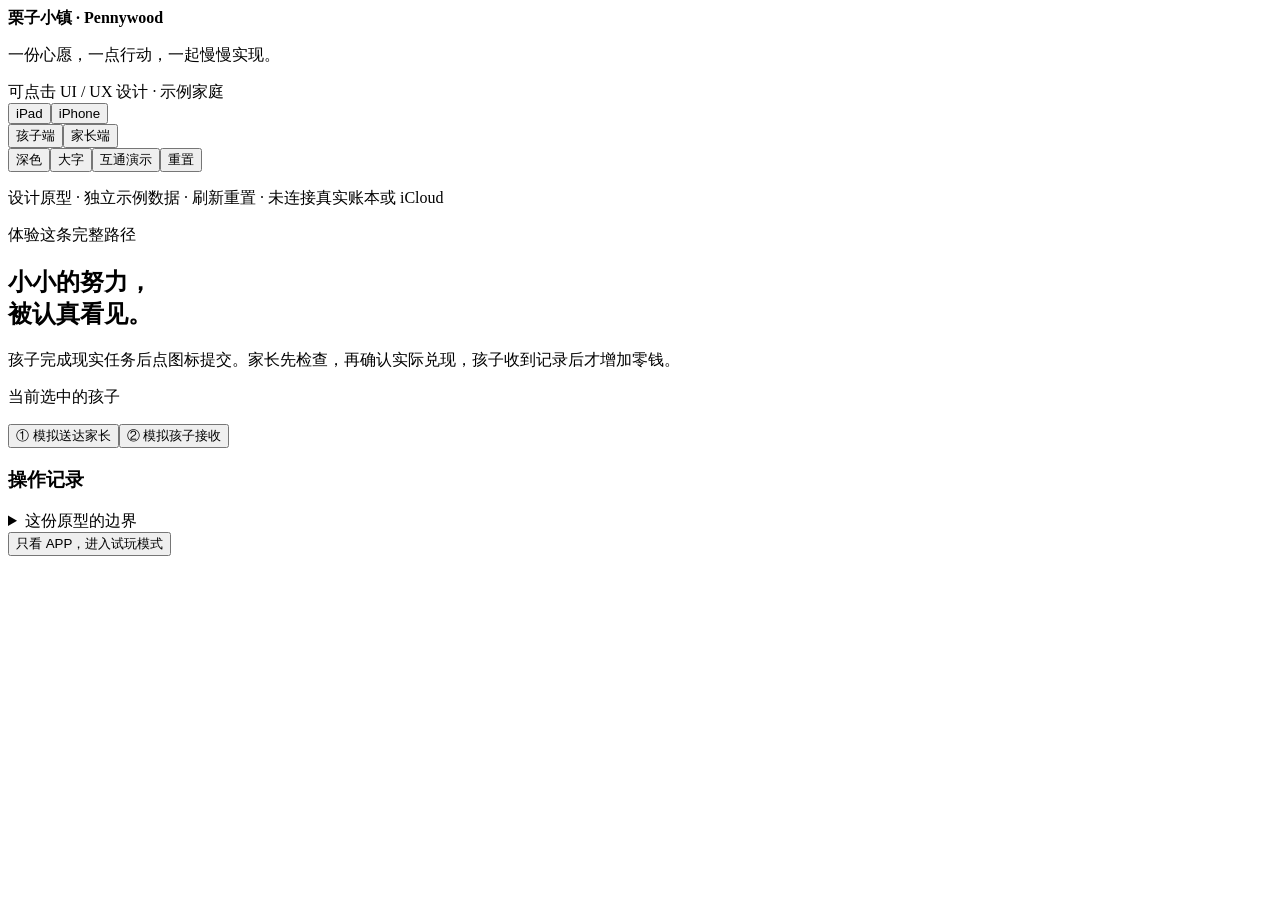
<file: prototype/wishboard/index.template.html>
<!doctype html>
<html lang="zh-CN">
<head>
<meta charset="utf-8">
<meta name="viewport" content="width=device-width,initial-scale=1,viewport-fit=cover">
<meta name="color-scheme" content="light dark">
<title>栗子小镇 · 心愿手账</title>
<style>__STYLES__</style>
</head>
<body>
<header class="lab-top"><div><b>栗子小镇 <span>· Pennywood</span></b><p>一份心愿，一点行动，一起慢慢实现。</p></div><span class="lab-label">可点击 UI / UX 设计 · 示例家庭</span></header>
<main class="lab-layout">
<section class="preview-area" aria-label="APP 设计预览">
<div class="preview-controls">
<div class="switch" aria-label="预览尺寸"><button data-device="tablet" id="tablet-mode">iPad</button><button data-device="phone" id="phone-mode">iPhone</button></div>
<div class="switch" aria-label="预览身份"><button data-role="child" id="child-role">孩子端</button><button data-role="parent" id="parent-role">家长端</button></div>
<div class="preview-options"><button class="tool-button" id="theme">深色</button><button class="tool-button" id="text-size" aria-pressed="false">大字</button><button class="tool-button" id="simulation-toggle" aria-expanded="false">互通演示</button><button class="tool-button" id="reset">重置</button></div>
</div>
<div class="phone-stage"><div class="device tablet" id="device"><div class="screen" id="screen"></div><div id="modal-root"></div><div id="toast-root" aria-live="polite" aria-atomic="true"></div></div></div>
<p class="preview-footnote">设计原型 · 独立示例数据 · 刷新重置 · 未连接真实账本或 iCloud</p>
</section>
<aside class="lab-aside" id="simulation-panel" aria-label="研究者互通演示工具">
<div class="eyebrow">体验这条完整路径</div><h2>小小的努力，<br>被认真看见。</h2><p>孩子完成现实任务后点图标提交。家长先检查，再确认实际兑现，孩子收到记录后才增加零钱。</p>
<div class="simulation"><span class="step-label">当前选中的孩子</span><strong id="simulation-child"></strong><div id="queue-count" class="count"></div><p id="queue-note"></p><button data-act="deliver" id="deliver-button">① 模拟送达家长</button><button data-act="receive" id="receive-button">② 模拟孩子接收</button></div>
<div class="sync-facts" id="sync-facts"></div><h3>操作记录</h3><ol class="event-list" id="event-list"></ol>
<details class="lab-details"><summary>这份原型的边界</summary><p>同 Apple 账户的互通计划使用 CloudKit 私有库。两个按钮只模拟传输；身份切换也只是预览，不代表已实现家长锁。正式 APP 应自动尝试同步。</p></details>
<button class="text-btn" id="present">只看 APP，进入试玩模式</button>
</aside>
</main>
<script>const ASSETS=__ASSETS__;</script>
<script>__SCRIPT__</script>
</body>
</html>
</file>
